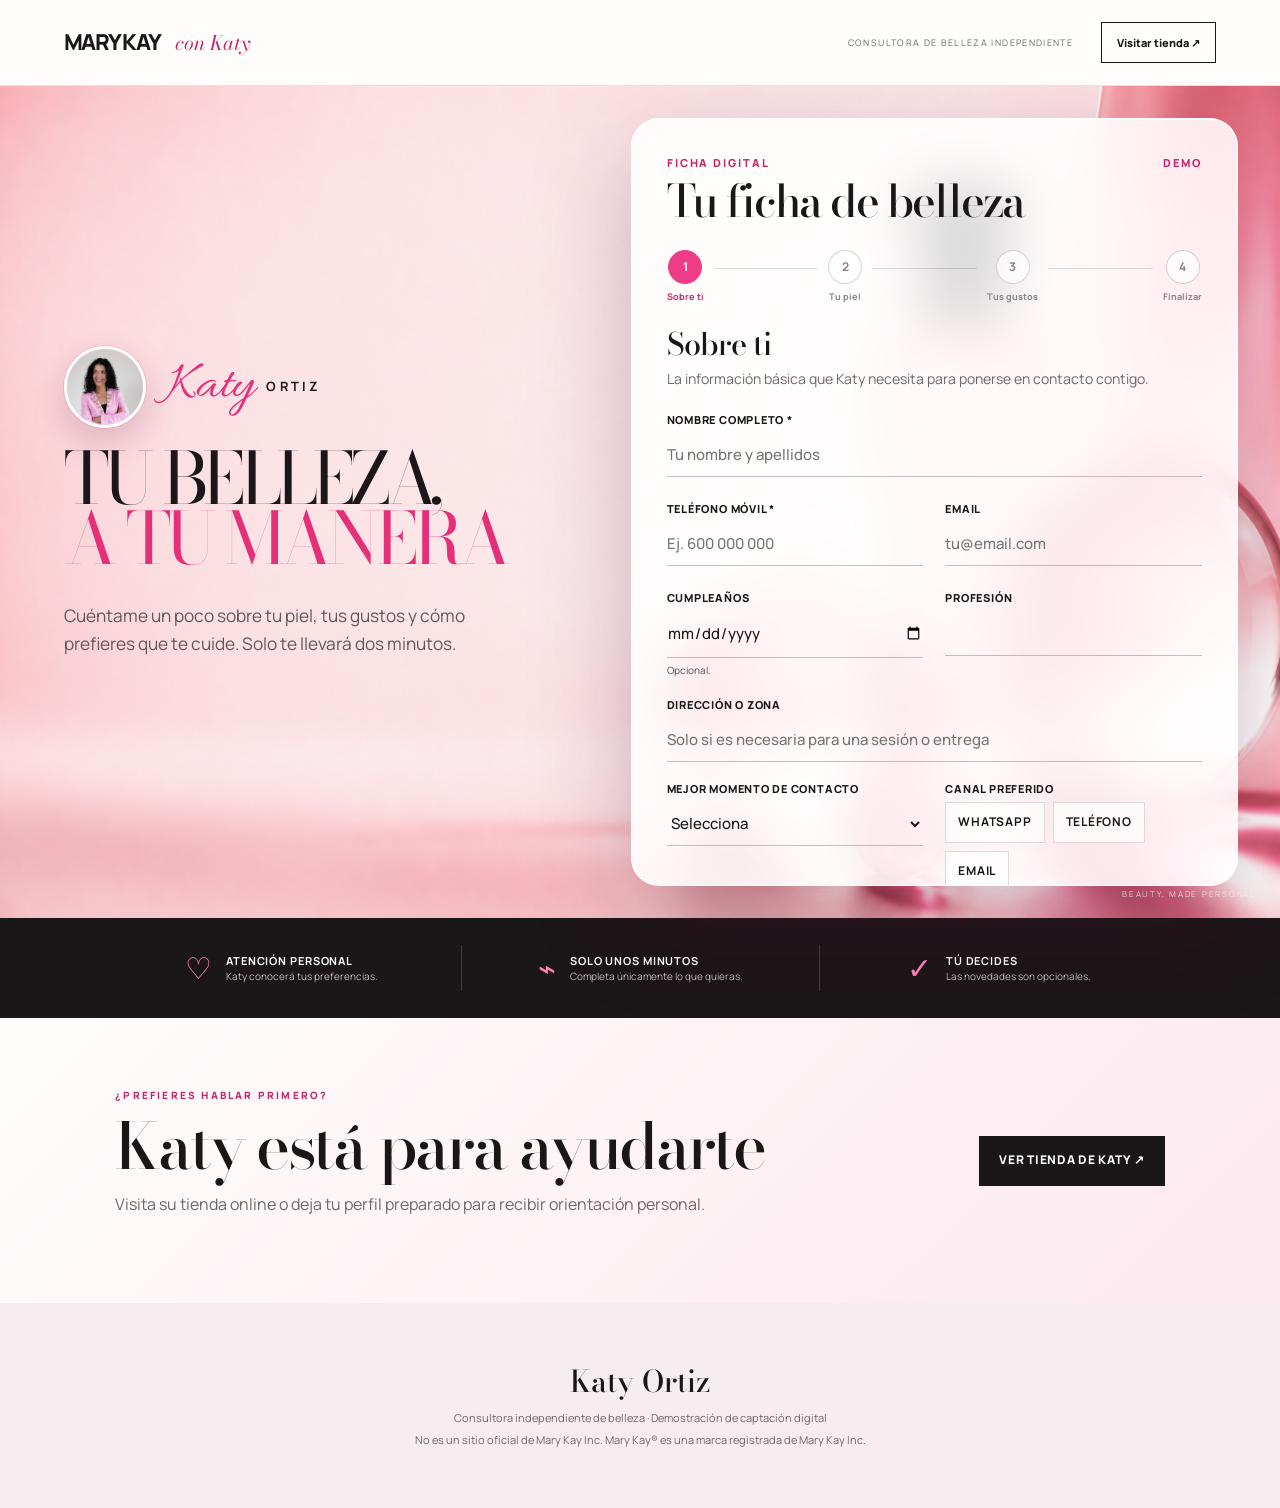
<file: index.html>
<!doctype html>
<html lang="es">
<head>
  <meta charset="utf-8"><meta name="viewport" content="width=device-width,initial-scale=1">
  <meta name="description" content="Perfil de belleza de Katy Ortiz, consultora independiente.">
  <meta name="theme-color" content="#d81b60"><title>Tu perfil de belleza | Katy Ortiz</title><link rel="icon" href="data:image/svg+xml,%3Csvg xmlns='http://www.w3.org/2000/svg' viewBox='0 0 64 64'%3E%3Ccircle cx='32' cy='32' r='32' fill='%23d81b60'/%3E%3Ctext x='32' y='43' text-anchor='middle' font-family='serif' font-style='italic' font-size='36' fill='white'%3EK%3C/text%3E%3C/svg%3E">
  <link rel="stylesheet" href="styles.css"><script src="app.js" defer></script>
</head>
<body>
  <a class="skip" href="#captacion">Saltar al formulario</a>
  <header><a class="brand" href="#inicio"><strong>MARY KAY</strong><span>con Katy</span></a><small>Consultora de Belleza Independiente</small><a class="store" href="https://www.marykay.es/katyortiz" target="_blank" rel="noopener">Visitar tienda ↗</a></header>
  <main id="inicio">
    <section class="hero"><div class="hero-copy"><div class="katy-identity"><img src="assets/katy-avatar.jpg" alt="Katy Ortiz, consultora de belleza"><p><span>Katy</span><strong>ORTIZ</strong></p></div><h1><span>TU BELLEZA,</span><em>A TU MANERA</em></h1><p class="lead">Cuéntame un poco sobre tu piel, tus gustos y cómo prefieres que te cuide. Solo te llevará dos minutos.</p><a class="btn primary" href="#captacion">Completar mi ficha →</a></div></section>
    <section class="benefits" aria-label="Ventajas"><article><b>♡</b><span><strong>Atención personal</strong><small>Katy conocerá tus preferencias.</small></span></article><article><b>⌁</b><span><strong>Solo unos minutos</strong><small>Completa únicamente lo que quieras.</small></span></article><article><b>✓</b><span><strong>Tú decides</strong><small>Las novedades son opcionales.</small></span></article></section>
    <section class="capture" id="captacion"><div class="heading"><p class="eyebrow">Empezamos</p><h2>Cuéntanos un poco sobre ti</h2><p>Los campos con * son necesarios para que Katy pueda responderte.</p></div>
      <form id="beauty-form" novalidate>
        <input type="hidden" name="form_version" value="2026-08-live-1"><input type="hidden" name="legal_version" value="2026-08-18-v1"><input type="hidden" name="website" value="">
        <div class="form-topline"><span>FICHA DIGITAL</span><span>DEMO</span></div><h2 class="form-title">Tu ficha de belleza</h2>
        <nav class="steps" aria-label="Progreso"><button type="button" class="step active" data-go="1" aria-current="step"><b>1</b><small>Sobre ti</small></button><i></i><button type="button" class="step" data-go="2"><b>2</b><small>Tu piel</small></button><i></i><button type="button" class="step" data-go="3"><b>3</b><small>Tus gustos</small></button><i></i><button type="button" class="step" data-go="4"><b>4</b><small>Finalizar</small></button></nav>
        <div id="status" role="status" aria-live="polite"></div>

        <fieldset class="panel active" data-panel="1"><legend>Sobre ti</legend><p>La información básica que Katy necesita para ponerse en contacto contigo.</p><div class="grid">
          <label class="field wide"><span>Nombre completo *</span><input name="full_name" autocomplete="name" required maxlength="120" placeholder="Tu nombre y apellidos"><small class="error"></small></label>
          <label class="field"><span>Teléfono móvil *</span><input name="phone_mobile" autocomplete="tel" inputmode="tel" required maxlength="24" placeholder="Ej. 600 000 000"><small class="error"></small></label>
          <label class="field"><span>Email</span><input name="email" autocomplete="email" type="email" maxlength="160" placeholder="tu@email.com"><small class="error"></small></label>
          <label class="field"><span>Cumpleaños</span><input name="birthday" type="date"><small>Opcional.</small></label><label class="field"><span>Profesión</span><input name="profession" maxlength="100"></label>
          <label class="field wide"><span>Dirección o zona</span><input name="address" maxlength="220" placeholder="Solo si es necesaria para una sesión o entrega"></label>
          <label class="field"><span>Mejor momento de contacto</span><select name="best_contact_time"><option value="">Selecciona</option><option>Mañana</option><option>Mediodía</option><option>Tarde</option><option>Noche</option></select></label>
          <div class="field"><span>Canal preferido</span><div class="choices inline"><label><input type="checkbox" name="preferred_contact_channels" value="WhatsApp"><span>WhatsApp</span></label><label><input type="checkbox" name="preferred_contact_channels" value="Teléfono"><span>Teléfono</span></label><label><input type="checkbox" name="preferred_contact_channels" value="Email"><span>Email</span></label></div></div>
          <label class="field wide"><span>Algo importante que quieras contarle</span><textarea name="important_facts" rows="3" maxlength="600" placeholder="Preferencias o una ocasión especial. No incluyas información médica sensible."></textarea></label>
        </div></fieldset>

        <fieldset class="panel" data-panel="2" hidden><legend>Tu piel</legend><p>No es un diagnóstico. Estas respuestas ayudan a Katy a preparar una conversación inicial.</p>
          <section class="question"><h3>Tu rango de edad</h3><div class="choices inline"><label><input type="radio" name="age_range" value="16-25"><span>16–25</span></label><label><input type="radio" name="age_range" value="26-35"><span>26–35</span></label><label><input type="radio" name="age_range" value="36-50"><span>36–50</span></label><label><input type="radio" name="age_range" value="50+"><span>50+</span></label><label><input type="radio" name="age_range" value="Prefiero no decirlo"><span>Prefiero no decirlo</span></label></div></section>
          <section class="question"><h3>Sin hidratante, ¿cómo suele sentirse tu piel?</h3><div class="choices"><label><input type="radio" name="skin_feel" value="Seca o tirante"><span>Seca o tirante</span></label><label><input type="radio" name="skin_feel" value="Ni seca ni grasa"><span>Ni seca ni grasa</span></label><label><input type="radio" name="skin_feel" value="Grasa"><span>Grasa</span></label><label><input type="radio" name="skin_feel" value="Grasa en la zona T"><span>Grasa en zona T</span></label><label><input type="radio" name="skin_feel" value="Exceso de grasa"><span>Exceso de grasa</span></label></div></section>
          <section class="question"><h3>Necesidades básicas</h3><div class="choices"><label><input type="checkbox" name="basic_skincare_needs" value="Limpieza"><span>Limpieza</span></label><label><input type="checkbox" name="basic_skincare_needs" value="Hidratación"><span>Hidratación</span></label><label><input type="checkbox" name="basic_skincare_needs" value="Protección solar"><span>Protección solar</span></label><label><input type="checkbox" name="basic_skincare_needs" value="Rutina completa"><span>Rutina completa</span></label></div></section>
          <section class="question"><h3>Otras preocupaciones</h3><div class="choices"><label><input type="checkbox" name="skin_concerns" value="Textura"><span>Textura</span></label><label><input type="checkbox" name="skin_concerns" value="Poros visibles"><span>Poros visibles</span></label><label><input type="checkbox" name="skin_concerns" value="Brillos"><span>Brillos</span></label><label><input type="checkbox" name="skin_concerns" value="Tono apagado"><span>Tono apagado</span></label><label><input type="checkbox" name="skin_concerns" value="Líneas de expresión"><span>Líneas de expresión</span></label><label><input type="checkbox" name="skin_concerns" value="Firmeza"><span>Firmeza</span></label></div></section>
          <div class="grid"><label class="field"><span>Área de los ojos</span><textarea name="eye_concerns" rows="2" maxlength="240"></textarea></label><label class="field"><span>Área de los labios</span><textarea name="lip_concerns" rows="2" maxlength="240"></textarea></label><label class="field wide"><span>¿Qué incluye tu rutina actual?</span><textarea name="current_skincare_routine" rows="3" maxlength="500"></textarea></label></div>
        </fieldset>

        <fieldset class="panel" data-panel="3" hidden><legend>Tus gustos</legend><p>Productos, acabados y experiencias que te interesan.</p>
          <section class="question"><h3>¿Sobre qué te gustaría saber más?</h3><div class="choices"><label><input type="checkbox" name="interests" value="Cuidado facial"><span>Cuidado facial</span></label><label><input type="checkbox" name="interests" value="Maquillaje"><span>Maquillaje</span></label><label><input type="checkbox" name="interests" value="Cuidado corporal"><span>Cuidado corporal</span></label><label><input type="checkbox" name="interests" value="Fragancias"><span>Fragancias</span></label><label><input type="checkbox" name="interests" value="Sesión de belleza"><span>Sesión de belleza</span></label><label><input type="checkbox" name="interests" value="Oportunidad de equipo"><span>Conocer el equipo de Katy</span></label></div></section>
          <div class="grid"><label class="field"><span>Acabado de base preferido</span><select name="foundation_coverage"><option value="">Selecciona</option><option>Mate</option><option>Natural</option><option>Luminoso</option><option>Quiero asesoramiento</option></select></label><label class="field"><span>Tipo de base que usas</span><input name="foundation_type" maxlength="100" placeholder="Líquida, polvo, crema..."></label></div>
          <section class="question"><h3>¿Qué look te gustaría probar?</h3><div class="choices"><label><input type="checkbox" name="desired_new_looks" value="Labios rojos"><span>Labios rojos</span></label><label><input type="checkbox" name="desired_new_looks" value="Oficina chic"><span>Oficina chic</span></label><label><input type="checkbox" name="desired_new_looks" value="Natural"><span>Natural</span></label><label><input type="checkbox" name="desired_new_looks" value="Boda u ocasión especial"><span>Boda u ocasión especial</span></label></div></section>
          <div class="grid"><label class="field wide"><span>Productos probados</span><textarea name="products_tried" rows="2" maxlength="600"></textarea></label><label class="field"><span>Productos que te gustaría llevar</span><textarea name="products_take_home" rows="3" maxlength="600"></textarea></label><label class="field"><span>Lista de deseos</span><textarea name="wishlist" rows="3" maxlength="600"></textarea></label></div>
          <details><summary>Compartir mi lista de deseos (opcional)</summary><p>Añade a alguien únicamente si tienes su permiso.</p><div id="wishlist-contacts"></div><button class="btn ghost add" type="button" data-kind="wishlist" data-max="2">+ Añadir persona</button></details>
          <details><summary>Invitar a una sesión (opcional)</summary><p>Añade a alguien únicamente si tienes su permiso. Máximo 5.</p><div id="referrals"></div><button class="btn ghost add" type="button" data-kind="referral" data-max="5">+ Añadir persona</button></details>
        </fieldset>

        <fieldset class="panel" data-panel="4" hidden><legend>Finalizar</legend><p>Revisa cómo quieres que Katy utilice tus datos.</p>
          <div class="summary"><b>✦</b><span><strong>Tu perfil está casi listo</strong><small>Katy recibirá tus preferencias para atenderte de forma personalizada.</small></span></div>
          <label class="consent"><input type="checkbox" name="privacy_acknowledged" required><span><strong>He leído y acepto la información sobre protección de datos. *</strong><small>Responsable: Katy Ortiz, Consultora de Belleza Independiente Mary Kay. Finalidad: gestionar tus datos de contacto y tu relación como clienta, atender tus consultas y solicitudes, realizar el seguimiento de productos, servicios o sesiones y mantener actualizada la información necesaria para una atención personalizada. La legitimación será la relación precontractual o contractual cuando corresponda y, cuando sea necesario, tu consentimiento. Puedes ejercer tus derechos de acceso, rectificación, supresión, oposición, limitación y portabilidad cuando correspondan, y retirar tu consentimiento contactando con Katy Ortiz a través de los medios de contacto de su tienda online. También puedes reclamar ante la Agencia Española de Protección de Datos.</small></span></label>
          <div class="marketing"><h3>¿Quieres recibir novedades?</h3><p>Es opcional y puedes cambiar de opinión cuando quieras.</p><label class="consent"><input type="checkbox" name="consent_whatsapp"><span>Acepto novedades y promociones por WhatsApp.</span></label><label class="consent"><input type="checkbox" name="consent_email"><span>Acepto novedades y promociones por email.</span></label></div>
          <label class="consent third"><input type="checkbox" name="third_party_permission"><span>Si he añadido a otras personas, confirmo que tengo su permiso.</span></label>
          <div class="legal"><strong>Información básica sobre protección de datos:</strong> No se comunicarán tus datos a terceros salvo obligación legal o cuando resulte necesario para prestar los servicios solicitados. Se conservarán durante el tiempo necesario para mantener la relación y durante los plazos legalmente exigibles. Los tratamientos basados exclusivamente en tu consentimiento se mantendrán hasta que lo retires. Puedes consultar información adicional en la tienda online de Katy Ortiz. Esta web pertenece a una Consultora de Belleza Independiente y no es un canal oficial de Mary Kay.</div>
        </fieldset>
        <div class="actions"><button type="button" class="btn ghost" id="demo-fill">✦ Rellenar datos demo</button><button type="button" class="btn secondary" id="prev" hidden>← Anterior</button><button type="button" class="btn primary" id="next">Continuar →</button><button type="submit" class="btn primary" id="submit" hidden>Enviar mi perfil ♡</button></div>
      </form>
    </section>
    <section class="cta"><div><p class="eyebrow">¿Prefieres hablar primero?</p><h2>Katy está para ayudarte</h2><p>Visita su tienda online o deja tu perfil preparado para recibir orientación personal.</p></div><a class="btn dark" href="https://www.marykay.es/katyortiz" target="_blank" rel="noopener">Ver tienda de Katy ↗</a></section>
  </main>
  <footer><strong>Katy Ortiz</strong><p>Consultora independiente de belleza · Demostración de captación digital</p><p>No es un sitio oficial de Mary Kay Inc. Mary Kay® es una marca registrada de Mary Kay Inc.</p></footer>
  <dialog id="success"><div>✓</div><h2>¡Gracias, <span id="first-name"></span>!</h2><p id="result-message">Tu perfil se ha preparado correctamente.</p><p id="demo-note">Modo demostración: no se enviaron datos a sistemas externos.</p><button class="btn primary" type="button" id="close">Cerrar</button></dialog>
  <template id="referral-template"><div class="row"><label class="field"><span>Nombre</span><input data-name="name" maxlength="120"></label><label class="field"><span>Teléfono</span><input data-name="phone" maxlength="24"></label><button type="button" class="remove" aria-label="Eliminar">×</button></div></template>
  <template id="wishlist-template"><div class="row three"><label class="field"><span>Nombre</span><input data-name="name" maxlength="120"></label><label class="field"><span>Relación</span><input data-name="relationship" maxlength="80"></label><label class="field"><span>Contacto</span><input data-name="contact" maxlength="160"></label><button type="button" class="remove" aria-label="Eliminar">×</button></div></template>
</body></html>
</file>
<file: styles.css>
@import url('https://fonts.googleapis.com/css2?family=Allura&family=Bodoni+Moda:opsz,wght@6..96,400;6..96,500&family=Manrope:wght@400;500;600;700;800&display=swap');

:root {
  --ink: #1b1618;
  --paper: #fffdfc;
  --pink: #ef3c86;
  --pink-dark: #c62567;
  --blush: #f9e6ed;
  --line: #eadfe3;
  --muted: #71666a;
  --green: #2d7a59;
  --glass: rgba(255, 255, 255, .86);
}

* { box-sizing: border-box; }
[hidden] { display: none !important; }
html { scroll-behavior: smooth; }
body { margin: 0; background: var(--paper); color: var(--ink); font: 400 16px/1.55 'Manrope', sans-serif; }
button, input, select, textarea { font: inherit; }
a { color: inherit; }
.skip { position: fixed; top: -5rem; left: 1rem; z-index: 50; padding: .8rem 1rem; background: white; }
.skip:focus { top: 1rem; }

header {
  height: 86px;
  padding: 0 clamp(22px, 5vw, 76px);
  display: flex;
  align-items: center;
  justify-content: space-between;
  gap: 28px;
  border-bottom: 1px solid var(--line);
  background: rgba(255, 253, 252, .92);
  backdrop-filter: blur(14px);
  position: relative;
  z-index: 10;
}
.brand { display: flex; align-items: baseline; gap: 14px; text-decoration: none; }
.brand strong { font-size: 22px; font-weight: 800; letter-spacing: -.07em; }
.brand span { color: var(--pink-dark); font-family: 'Bodoni Moda', serif; font-size: 20px; font-style: italic; }
header > small { margin-left: auto; color: var(--muted); font-size: 9px; letter-spacing: .15em; text-transform: uppercase; }
.store { border: 1px solid var(--ink); padding: 11px 15px; color: var(--ink); font-size: 11px; font-weight: 800; text-decoration: none; }

main {
  display: grid;
  grid-template-columns: minmax(0, .92fr) minmax(560px, 1.08fr);
  grid-template-areas:
    'hero capture'
    'benefits benefits'
    'cta cta';
}
.hero, .capture {
  min-height: calc(100svh - 86px);
  background-color: #f5c9d8;
  background-image: url('assets/hero-clean-v2.png');
  background-repeat: no-repeat;
  background-size: 200% 100%;
}
.hero { grid-area: hero; background-position: left center; display: flex; align-items: center; padding: clamp(54px, 7vh, 88px) clamp(34px, 5vw, 82px); position: relative; overflow: hidden; }
.capture { grid-area: capture; background-position: right center; display: grid; place-items: center; padding: 32px clamp(24px, 3.3vw, 58px); position: relative; }
.capture::after { content: 'BEAUTY, MADE PERSONAL'; position: absolute; right: 24px; bottom: 18px; color: white; font-size: 8px; letter-spacing: .22em; }
.hero-copy { width: 100%; position: relative; z-index: 1; }
.katy-identity { display: flex; align-items: center; gap: clamp(16px, 1.6vw, 24px); margin-bottom: clamp(20px, 2.2vh, 30px); }
.katy-identity img { width: clamp(78px, 6.4vw, 108px); height: clamp(78px, 6.4vw, 108px); object-fit: cover; border: 3px solid rgba(255, 255, 255, .94); border-radius: 50%; box-shadow: 0 14px 34px rgba(111, 26, 61, .2), 0 0 0 1px rgba(198, 37, 103, .13); }
.katy-identity p { display: flex; align-items: center; gap: 12px; margin: 0; white-space: nowrap; }
.katy-identity span { color: #e52f79; font-family: 'Allura', cursive; font-size: clamp(48px, 4.2vw, 70px); line-height: .8; }
.katy-identity strong { font-size: clamp(12px, 1vw, 15px); letter-spacing: .25em; }
.hero h1 { display: flex; flex-direction: column; margin: 0 0 34px; font: 400 clamp(56px, 5.6vw, 101px)/.84 'Bodoni Moda', serif; letter-spacing: -.065em; white-space: nowrap; }
.hero h1 span, .hero h1 em { display: block; font-style: normal; }
.hero h1 em { color: #e52f79; }
.lead { max-width: 610px; margin: 0; color: #62575b; font-size: clamp(16px, 1.35vw, 21px); line-height: 1.62; }

.btn { min-height: 50px; padding: 15px 20px; border: 0; display: inline-flex; align-items: center; justify-content: center; gap: 24px; font-size: 12px; font-weight: 800; letter-spacing: .06em; text-decoration: none; text-transform: uppercase; cursor: pointer; transition: .2s ease; }
.btn:hover { transform: translateY(-2px); }
.hero .btn { display: none; margin-top: 34px; }
.primary { background: var(--ink); color: white; }
.primary:hover { background: var(--pink-dark); }
.secondary { border: 1px solid rgba(78, 47, 59, .18); background: rgba(255, 255, 255, .7); color: var(--ink); }
.ghost { min-height: 42px; border: 1px dashed rgba(198, 37, 103, .45); background: rgba(255, 255, 255, .72); color: var(--pink-dark); }
.dark { background: var(--ink); color: white; }

.heading { display: none; }
form {
  width: min(720px, 100%);
  max-height: calc(100svh - 132px);
  overflow: auto;
  padding: clamp(30px, 2.7vw, 46px);
  border: 1px solid rgba(255, 255, 255, .96);
  border-radius: 28px;
  background: var(--glass);
  box-shadow: 0 34px 100px rgba(83, 13, 46, .28), inset 0 1px 0 rgba(255, 255, 255, .98);
  backdrop-filter: blur(26px) saturate(125%);
  scrollbar-width: thin;
  scrollbar-color: rgba(198, 37, 103, .38) transparent;
  position: relative;
  z-index: 2;
}
.form-topline { display: flex; justify-content: space-between; color: var(--pink-dark); font-size: 11px; font-weight: 800; letter-spacing: .18em; }
.form-title { margin: 10px 0 0; font: 500 clamp(42px, 3.5vw, 56px)/.92 'Bodoni Moda', serif; letter-spacing: -.04em; }
.steps { display: grid; grid-template-columns: auto 1fr auto 1fr auto 1fr auto; align-items: center; margin: 28px 0 25px; }
.steps > i { height: 1px; margin: -17px 10px 0; background: rgba(80, 47, 60, .17); }
.step { padding: 0; border: 0; display: grid; place-items: center; gap: 6px; background: transparent; color: #8d7f84; font-size: 11px; font-weight: 700; cursor: pointer; }
.step b { width: 34px; height: 34px; border: 1px solid rgba(80, 47, 60, .22); border-radius: 50%; display: grid; place-items: center; background: rgba(255, 255, 255, .75); font-size: 12px; }
.step.active, .step.done { color: var(--pink-dark); }
.step.active b { border-color: var(--pink); background: var(--pink); color: white; }
.step.done b { border-color: rgba(239, 60, 134, .55); background: var(--blush); }

.panel { margin: 0; padding: 0; border: 0; }
.panel legend { width: 100%; padding: 0; font: 500 clamp(29px, 2.4vw, 40px)/1 'Bodoni Moda', serif; letter-spacing: -.03em; }
.panel > p { margin: 8px 0 22px; color: var(--muted); font-size: 14px; line-height: 1.5; }
.grid { display: grid; grid-template-columns: repeat(2, minmax(0, 1fr)); gap: 18px 22px; }
.wide { grid-column: 1 / -1; }
.field { display: flex; flex-direction: column; gap: 5px; color: var(--ink); font-size: 11px; font-weight: 800; letter-spacing: .07em; text-transform: uppercase; }
.field input, .field select, .field textarea { width: 100%; padding: 10px 0; border: 0; border-bottom: 1px solid rgba(78, 47, 59, .3); border-radius: 0; background: transparent; color: var(--ink); font-size: 15px; font-weight: 500; letter-spacing: 0; text-transform: none; outline: 0; }
.field textarea { min-height: 66px; resize: vertical; }
.field input:focus, .field select:focus, .field textarea:focus { border-color: var(--pink); box-shadow: 0 1px 0 var(--pink); }
.field small { color: var(--muted); font-size: 10px; font-weight: 500; letter-spacing: 0; text-transform: none; }
.field .error { color: #a91e3c; }
.field.invalid input { border-color: #a91e3c; }
.question { margin-top: 18px; padding-top: 18px; border-top: 1px solid rgba(78, 47, 59, .12); }
.question h3 { margin: 0 0 10px; font-size: 11px; font-weight: 800; letter-spacing: .09em; text-transform: uppercase; }
.choices { display: grid; grid-template-columns: repeat(3, minmax(0, 1fr)); gap: 8px; }
.choices.inline { display: flex; flex-wrap: wrap; }
.choices label { cursor: pointer; }
.choices input { position: absolute; width: 1px; height: 1px; opacity: 0; pointer-events: none; }
.choices span { min-height: 44px; padding: 10px 12px; border: 1px solid rgba(78, 47, 59, .17); display: grid; place-items: center; background: rgba(255, 255, 255, .68); font-size: 12px; font-weight: 700; text-align: center; }
.choices.inline span { min-height: 40px; }
.choices input:checked + span { border-color: var(--ink); background: var(--ink); color: white; }
.choices input:focus-visible + span, input:focus-visible, select:focus-visible, textarea:focus-visible, button:focus-visible, summary:focus-visible { outline: 3px solid rgba(239, 60, 134, .28); outline-offset: 2px; }

details { margin-top: 14px; padding: 14px; border: 1px solid rgba(78, 47, 59, .16); background: rgba(255, 255, 255, .45); }
summary { color: var(--ink); font-size: 12px; font-weight: 800; cursor: pointer; }
details > p { color: var(--muted); font-size: 11px; }
.row { padding: 14px 0; border-top: 1px solid var(--line); display: grid; grid-template-columns: 1fr 1fr auto; gap: 10px; align-items: end; }
.row.three { grid-template-columns: 1fr 1fr 1fr auto; }
.remove { width: 42px; height: 42px; border: 0; background: var(--blush); color: var(--pink-dark); font-size: 1.4rem; cursor: pointer; }
.summary { display: flex; gap: 12px; padding: 16px; margin-bottom: 16px; background: rgba(249, 230, 237, .74); }
.summary > b { color: var(--pink); font-size: 24px; }
.summary span { display: grid; }
.summary small { color: var(--muted); }
.consent { display: flex; align-items: flex-start; gap: 10px; margin: 9px 0; padding: 13px; border: 1px solid rgba(78, 47, 59, .16); background: rgba(255, 255, 255, .58); cursor: pointer; }
.consent input { width: 18px; height: 18px; margin: 0; flex: none; accent-color: var(--pink); }
.consent span { font-size: 12px; }
.consent small { display: block; margin-top: 4px; color: var(--muted); font-size: 10px; }
.marketing { padding: 14px; border: 1px solid rgba(78, 47, 59, .16); }
.marketing h3 { margin: 0; font: 500 24px 'Bodoni Moda', serif; }
.marketing > p { margin: 4px 0 10px; color: var(--muted); font-size: 11px; }
.marketing .consent { margin: 0; padding: 7px 0; border: 0; background: transparent; }
.third { display: none; }
.third.show { display: flex; }
.legal { margin-top: 14px; padding: 13px; background: rgba(250, 247, 248, .78); color: var(--muted); font-size: 10px; }
.actions { display: flex; justify-content: flex-end; align-items: center; gap: 12px; margin-top: 25px; padding-top: 18px; border-top: 1px solid rgba(78, 47, 59, .14); }
.actions .btn:last-child { margin-left: auto; }
#status { display: none; margin-bottom: 14px; padding: 12px; border-left: 3px solid #a91e3c; background: #fff0f3; color: #8f1d39; font-size: 12px; }
#status.show { display: block; }
.loading { opacity: .6; pointer-events: none; }

.benefits { grid-area: benefits; display: grid; grid-template-columns: repeat(3, 1fr); padding: 27px clamp(24px, 8vw, 120px); background: var(--ink); color: white; }
.benefits article { display: flex; align-items: center; justify-content: center; gap: 14px; }
.benefits article + article { border-left: 1px solid #453a3f; }
.benefits b { color: #ff83b3; font: 400 30px 'Bodoni Moda', serif; }
.benefits span { display: flex; flex-direction: column; }
.benefits strong { font-size: 11px; letter-spacing: .08em; text-transform: uppercase; }
.benefits small { color: #c7b9bf; font-size: 10px; }
.cta { grid-area: cta; padding: 70px clamp(24px, 9vw, 140px); display: flex; align-items: center; justify-content: space-between; gap: 40px; background: linear-gradient(135deg, #fffdfc, #fce8ef); }
.eyebrow { margin: 0; color: var(--pink-dark); font-size: 10px; font-weight: 800; letter-spacing: .22em; text-transform: uppercase; }
.cta h2 { margin: 12px 0 10px; font: 500 clamp(44px, 5vw, 72px)/.95 'Bodoni Moda', serif; letter-spacing: -.04em; }
.cta p:last-child { max-width: 600px; color: var(--muted); }
footer { padding: 55px clamp(24px, 8vw, 120px); background: #f5edef; color: var(--muted); font-size: 11px; text-align: center; }
footer strong { color: var(--ink); font: 500 30px 'Bodoni Moda', serif; }
footer p { margin: 5px auto; max-width: 850px; }
dialog { width: min(480px, calc(100% - 28px)); padding: 42px; border: 0; text-align: center; box-shadow: 0 24px 90px rgba(30, 8, 17, .3); }
dialog::backdrop { background: rgba(35, 15, 23, .65); backdrop-filter: blur(5px); }
dialog > div { width: 64px; height: 64px; margin: auto; border-radius: 50%; display: grid; place-items: center; background: #e8f5ef; color: var(--green); font-size: 28px; }
dialog h2 { margin-bottom: 8px; font: 500 36px 'Bodoni Moda', serif; }
#demo-note { padding: 10px; background: #fff6dc; color: #765d17; font-size: 11px; }

@media (max-width: 1180px) {
  main { grid-template-columns: minmax(0, .8fr) minmax(540px, 1.2fr); }
  .capture { padding-inline: 24px; }
  .row.three { grid-template-columns: 1fr 1fr; }
}

@media (max-width: 980px) {
  header > small { display: none; }
  main { display: flex; flex-direction: column; }
  .hero { order: 1; }
  .capture { order: 2; }
  .benefits { order: 3; }
  .cta { order: 4; }
  .hero, .capture { min-height: auto; background-size: auto 200%; }
  .hero { min-height: 58svh; padding: 70px clamp(24px, 8vw, 70px); background-position: 62% top; }
  .hero::before { content: ''; position: absolute; inset: 86px 0 auto; height: 58svh; background: linear-gradient(180deg, rgba(255, 247, 249, .66), rgba(255, 247, 249, .28)); pointer-events: none; }
  .hero h1 { font-size: clamp(52px, 12.5vw, 92px); }
  .hero .btn { display: inline-flex; }
  .capture { padding: 40px 14px 72px; background-position: 62% bottom; }
  form { width: min(100%, 760px); max-height: none; overflow: visible; padding: 30px 24px; border-radius: 24px; background: rgba(255, 255, 255, .91); }
  .capture::after { right: 18px; bottom: 18px; }
  .benefits { grid-template-columns: 1fr; padding-block: 18px; }
  .benefits article { padding: 12px; }
  .benefits article + article { border-left: 0; border-top: 1px solid #453a3f; }
  .cta { align-items: flex-start; flex-direction: column; }
}

@media (max-width: 620px) {
  header { height: 72px; padding-inline: 18px; }
  .brand strong { font-size: 18px; }
  .brand span { display: none; }
  .store { padding: 9px 11px; font-size: 10px; }
  .hero { padding: 48px 20px 54px; }
  .katy-identity { gap: 14px; margin-bottom: 20px; }
  .katy-identity img { width: 76px; height: 76px; }
  .katy-identity span { font-size: 48px; }
  .katy-identity strong { font-size: 11px; letter-spacing: .18em; }
  .hero h1 { font-size: clamp(41px, 12.7vw, 61px); line-height: .88; }
  .lead { font-size: 15px; }
  .capture { padding: 22px 12px 56px; }
  form { padding: 25px 18px; }
  .form-title { font-size: 40px; }
  .step small { display: none; }
  .steps > i { margin-top: 0; }
  .grid, .choices { grid-template-columns: 1fr; }
  .wide { grid-column: auto; }
  .row, .row.three { grid-template-columns: 1fr; }
  .remove { justify-self: end; }
  .actions { position: sticky; bottom: 0; z-index: 4; margin-inline: -18px; padding: 14px 18px; background: rgba(255, 255, 255, .96); }
  .actions .btn { min-width: 0; flex: 1; padding-inline: 12px; font-size: 10px; }
  .cta { padding: 60px 24px; }
}

@media (prefers-reduced-motion: reduce) {
  html { scroll-behavior: auto; }
  * { transition: none !important; }
}
</file>
<file: landing-captacion/styles.css>
@import url('https://fonts.googleapis.com/css2?family=Allura&family=Bodoni+Moda:opsz,wght@6..96,400;6..96,500&family=Manrope:wght@400;500;600;700;800&display=swap');

:root {
  --ink: #1b1618;
  --paper: #fffdfc;
  --pink: #ef3c86;
  --pink-dark: #c62567;
  --blush: #f9e6ed;
  --line: #eadfe3;
  --muted: #71666a;
  --green: #2d7a59;
  --glass: rgba(255, 255, 255, .86);
}

* { box-sizing: border-box; }
[hidden] { display: none !important; }
html { scroll-behavior: smooth; }
body { margin: 0; background: var(--paper); color: var(--ink); font: 400 16px/1.55 'Manrope', sans-serif; }
button, input, select, textarea { font: inherit; }
a { color: inherit; }
.skip { position: fixed; top: -5rem; left: 1rem; z-index: 50; padding: .8rem 1rem; background: white; }
.skip:focus { top: 1rem; }

header {
  height: 86px;
  padding: 0 clamp(22px, 5vw, 76px);
  display: flex;
  align-items: center;
  justify-content: space-between;
  gap: 28px;
  border-bottom: 1px solid var(--line);
  background: rgba(255, 253, 252, .92);
  backdrop-filter: blur(14px);
  position: relative;
  z-index: 10;
}
.brand { display: flex; align-items: baseline; gap: 14px; text-decoration: none; }
.brand strong { font-size: 22px; font-weight: 800; letter-spacing: -.07em; }
.brand span { color: var(--pink-dark); font-family: 'Bodoni Moda', serif; font-size: 20px; font-style: italic; }
header > small { margin-left: auto; color: var(--muted); font-size: 9px; letter-spacing: .15em; text-transform: uppercase; }
.store { border: 1px solid var(--ink); padding: 11px 15px; color: var(--ink); font-size: 11px; font-weight: 800; text-decoration: none; }

main {
  display: grid;
  grid-template-columns: minmax(0, .92fr) minmax(560px, 1.08fr);
  grid-template-areas:
    'hero capture'
    'benefits benefits'
    'cta cta';
}
.hero, .capture {
  min-height: calc(100svh - 86px);
  background-color: #f5c9d8;
  background-image: url('assets/hero-clean-v2.png');
  background-repeat: no-repeat;
  background-size: 200% 100%;
}
.hero { grid-area: hero; background-position: left center; display: flex; align-items: center; padding: clamp(54px, 7vh, 88px) clamp(34px, 5vw, 82px); position: relative; overflow: hidden; }
.capture { grid-area: capture; background-position: right center; display: grid; place-items: center; padding: 32px clamp(24px, 3.3vw, 58px); position: relative; }
.capture::after { content: 'BEAUTY, MADE PERSONAL'; position: absolute; right: 24px; bottom: 18px; color: white; font-size: 8px; letter-spacing: .22em; }
.hero-copy { width: 100%; position: relative; z-index: 1; }
.katy-identity { display: flex; align-items: center; gap: clamp(16px, 1.6vw, 24px); margin-bottom: clamp(20px, 2.2vh, 30px); }
.katy-identity img { width: clamp(78px, 6.4vw, 108px); height: clamp(78px, 6.4vw, 108px); object-fit: cover; border: 3px solid rgba(255, 255, 255, .94); border-radius: 50%; box-shadow: 0 14px 34px rgba(111, 26, 61, .2), 0 0 0 1px rgba(198, 37, 103, .13); }
.katy-identity p { display: flex; align-items: center; gap: 12px; margin: 0; white-space: nowrap; }
.katy-identity span { color: #e52f79; font-family: 'Allura', cursive; font-size: clamp(48px, 4.2vw, 70px); line-height: .8; }
.katy-identity strong { font-size: clamp(12px, 1vw, 15px); letter-spacing: .25em; }
.hero h1 { display: flex; flex-direction: column; margin: 0 0 34px; font: 400 clamp(56px, 5.6vw, 101px)/.84 'Bodoni Moda', serif; letter-spacing: -.065em; white-space: nowrap; }
.hero h1 span, .hero h1 em { display: block; font-style: normal; }
.hero h1 em { color: #e52f79; }
.lead { max-width: 610px; margin: 0; color: #62575b; font-size: clamp(16px, 1.35vw, 21px); line-height: 1.62; }

.btn { min-height: 50px; padding: 15px 20px; border: 0; display: inline-flex; align-items: center; justify-content: center; gap: 24px; font-size: 12px; font-weight: 800; letter-spacing: .06em; text-decoration: none; text-transform: uppercase; cursor: pointer; transition: .2s ease; }
.btn:hover { transform: translateY(-2px); }
.hero .btn { display: none; margin-top: 34px; }
.primary { background: var(--ink); color: white; }
.primary:hover { background: var(--pink-dark); }
.secondary { border: 1px solid rgba(78, 47, 59, .18); background: rgba(255, 255, 255, .7); color: var(--ink); }
.ghost { min-height: 42px; border: 1px dashed rgba(198, 37, 103, .45); background: rgba(255, 255, 255, .72); color: var(--pink-dark); }
.dark { background: var(--ink); color: white; }

.heading { display: none; }
form {
  width: min(720px, 100%);
  max-height: calc(100svh - 132px);
  overflow: auto;
  padding: clamp(30px, 2.7vw, 46px);
  border: 1px solid rgba(255, 255, 255, .96);
  border-radius: 28px;
  background: var(--glass);
  box-shadow: 0 34px 100px rgba(83, 13, 46, .28), inset 0 1px 0 rgba(255, 255, 255, .98);
  backdrop-filter: blur(26px) saturate(125%);
  scrollbar-width: thin;
  scrollbar-color: rgba(198, 37, 103, .38) transparent;
  position: relative;
  z-index: 2;
}
.form-topline { display: flex; justify-content: space-between; color: var(--pink-dark); font-size: 11px; font-weight: 800; letter-spacing: .18em; }
.form-title { margin: 10px 0 0; font: 500 clamp(42px, 3.5vw, 56px)/.92 'Bodoni Moda', serif; letter-spacing: -.04em; }
.steps { display: grid; grid-template-columns: auto 1fr auto 1fr auto 1fr auto; align-items: center; margin: 28px 0 25px; }
.steps > i { height: 1px; margin: -17px 10px 0; background: rgba(80, 47, 60, .17); }
.step { padding: 0; border: 0; display: grid; place-items: center; gap: 6px; background: transparent; color: #8d7f84; font-size: 11px; font-weight: 700; cursor: pointer; }
.step b { width: 34px; height: 34px; border: 1px solid rgba(80, 47, 60, .22); border-radius: 50%; display: grid; place-items: center; background: rgba(255, 255, 255, .75); font-size: 12px; }
.step.active, .step.done { color: var(--pink-dark); }
.step.active b { border-color: var(--pink); background: var(--pink); color: white; }
.step.done b { border-color: rgba(239, 60, 134, .55); background: var(--blush); }

.panel { margin: 0; padding: 0; border: 0; }
.panel legend { width: 100%; padding: 0; font: 500 clamp(29px, 2.4vw, 40px)/1 'Bodoni Moda', serif; letter-spacing: -.03em; }
.panel > p { margin: 8px 0 22px; color: var(--muted); font-size: 14px; line-height: 1.5; }
.grid { display: grid; grid-template-columns: repeat(2, minmax(0, 1fr)); gap: 18px 22px; }
.wide { grid-column: 1 / -1; }
.field { display: flex; flex-direction: column; gap: 5px; color: var(--ink); font-size: 11px; font-weight: 800; letter-spacing: .07em; text-transform: uppercase; }
.field input, .field select, .field textarea { width: 100%; padding: 10px 0; border: 0; border-bottom: 1px solid rgba(78, 47, 59, .3); border-radius: 0; background: transparent; color: var(--ink); font-size: 15px; font-weight: 500; letter-spacing: 0; text-transform: none; outline: 0; }
.field textarea { min-height: 66px; resize: vertical; }
.field input:focus, .field select:focus, .field textarea:focus { border-color: var(--pink); box-shadow: 0 1px 0 var(--pink); }
.field small { color: var(--muted); font-size: 10px; font-weight: 500; letter-spacing: 0; text-transform: none; }
.field .error { color: #a91e3c; }
.field.invalid input { border-color: #a91e3c; }
.question { margin-top: 18px; padding-top: 18px; border-top: 1px solid rgba(78, 47, 59, .12); }
.question h3 { margin: 0 0 10px; font-size: 11px; font-weight: 800; letter-spacing: .09em; text-transform: uppercase; }
.choices { display: grid; grid-template-columns: repeat(3, minmax(0, 1fr)); gap: 8px; }
.choices.inline { display: flex; flex-wrap: wrap; }
.choices label { cursor: pointer; }
.choices input { position: absolute; width: 1px; height: 1px; opacity: 0; pointer-events: none; }
.choices span { min-height: 44px; padding: 10px 12px; border: 1px solid rgba(78, 47, 59, .17); display: grid; place-items: center; background: rgba(255, 255, 255, .68); font-size: 12px; font-weight: 700; text-align: center; }
.choices.inline span { min-height: 40px; }
.choices input:checked + span { border-color: var(--ink); background: var(--ink); color: white; }
.choices input:focus-visible + span, input:focus-visible, select:focus-visible, textarea:focus-visible, button:focus-visible, summary:focus-visible { outline: 3px solid rgba(239, 60, 134, .28); outline-offset: 2px; }

details { margin-top: 14px; padding: 14px; border: 1px solid rgba(78, 47, 59, .16); background: rgba(255, 255, 255, .45); }
summary { color: var(--ink); font-size: 12px; font-weight: 800; cursor: pointer; }
details > p { color: var(--muted); font-size: 11px; }
.row { padding: 14px 0; border-top: 1px solid var(--line); display: grid; grid-template-columns: 1fr 1fr auto; gap: 10px; align-items: end; }
.row.three { grid-template-columns: 1fr 1fr 1fr auto; }
.remove { width: 42px; height: 42px; border: 0; background: var(--blush); color: var(--pink-dark); font-size: 1.4rem; cursor: pointer; }
.summary { display: flex; gap: 12px; padding: 16px; margin-bottom: 16px; background: rgba(249, 230, 237, .74); }
.summary > b { color: var(--pink); font-size: 24px; }
.summary span { display: grid; }
.summary small { color: var(--muted); }
.consent { display: flex; align-items: flex-start; gap: 10px; margin: 9px 0; padding: 13px; border: 1px solid rgba(78, 47, 59, .16); background: rgba(255, 255, 255, .58); cursor: pointer; }
.consent input { width: 18px; height: 18px; margin: 0; flex: none; accent-color: var(--pink); }
.consent span { font-size: 12px; }
.consent small { display: block; margin-top: 4px; color: var(--muted); font-size: 10px; }
.marketing { padding: 14px; border: 1px solid rgba(78, 47, 59, .16); }
.marketing h3 { margin: 0; font: 500 24px 'Bodoni Moda', serif; }
.marketing > p { margin: 4px 0 10px; color: var(--muted); font-size: 11px; }
.marketing .consent { margin: 0; padding: 7px 0; border: 0; background: transparent; }
.third { display: none; }
.third.show { display: flex; }
.legal { margin-top: 14px; padding: 13px; background: rgba(250, 247, 248, .78); color: var(--muted); font-size: 10px; }
.actions { display: flex; justify-content: flex-end; align-items: center; gap: 12px; margin-top: 25px; padding-top: 18px; border-top: 1px solid rgba(78, 47, 59, .14); }
.actions .btn:last-child { margin-left: auto; }
#status { display: none; margin-bottom: 14px; padding: 12px; border-left: 3px solid #a91e3c; background: #fff0f3; color: #8f1d39; font-size: 12px; }
#status.show { display: block; }
.loading { opacity: .6; pointer-events: none; }

.benefits { grid-area: benefits; display: grid; grid-template-columns: repeat(3, 1fr); padding: 27px clamp(24px, 8vw, 120px); background: var(--ink); color: white; }
.benefits article { display: flex; align-items: center; justify-content: center; gap: 14px; }
.benefits article + article { border-left: 1px solid #453a3f; }
.benefits b { color: #ff83b3; font: 400 30px 'Bodoni Moda', serif; }
.benefits span { display: flex; flex-direction: column; }
.benefits strong { font-size: 11px; letter-spacing: .08em; text-transform: uppercase; }
.benefits small { color: #c7b9bf; font-size: 10px; }
.cta { grid-area: cta; padding: 70px clamp(24px, 9vw, 140px); display: flex; align-items: center; justify-content: space-between; gap: 40px; background: linear-gradient(135deg, #fffdfc, #fce8ef); }
.eyebrow { margin: 0; color: var(--pink-dark); font-size: 10px; font-weight: 800; letter-spacing: .22em; text-transform: uppercase; }
.cta h2 { margin: 12px 0 10px; font: 500 clamp(44px, 5vw, 72px)/.95 'Bodoni Moda', serif; letter-spacing: -.04em; }
.cta p:last-child { max-width: 600px; color: var(--muted); }
footer { padding: 55px clamp(24px, 8vw, 120px); background: #f5edef; color: var(--muted); font-size: 11px; text-align: center; }
footer strong { color: var(--ink); font: 500 30px 'Bodoni Moda', serif; }
footer p { margin: 5px auto; max-width: 850px; }
dialog { width: min(480px, calc(100% - 28px)); padding: 42px; border: 0; text-align: center; box-shadow: 0 24px 90px rgba(30, 8, 17, .3); }
dialog::backdrop { background: rgba(35, 15, 23, .65); backdrop-filter: blur(5px); }
dialog > div { width: 64px; height: 64px; margin: auto; border-radius: 50%; display: grid; place-items: center; background: #e8f5ef; color: var(--green); font-size: 28px; }
dialog h2 { margin-bottom: 8px; font: 500 36px 'Bodoni Moda', serif; }
#demo-note { padding: 10px; background: #fff6dc; color: #765d17; font-size: 11px; }

@media (max-width: 1180px) {
  main { grid-template-columns: minmax(0, .8fr) minmax(540px, 1.2fr); }
  .capture { padding-inline: 24px; }
  .row.three { grid-template-columns: 1fr 1fr; }
}

@media (max-width: 980px) {
  header > small { display: none; }
  main { display: flex; flex-direction: column; }
  .hero { order: 1; }
  .capture { order: 2; }
  .benefits { order: 3; }
  .cta { order: 4; }
  .hero, .capture { min-height: auto; background-size: auto 200%; }
  .hero { min-height: 58svh; padding: 70px clamp(24px, 8vw, 70px); background-position: 62% top; }
  .hero::before { content: ''; position: absolute; inset: 86px 0 auto; height: 58svh; background: linear-gradient(180deg, rgba(255, 247, 249, .66), rgba(255, 247, 249, .28)); pointer-events: none; }
  .hero h1 { font-size: clamp(52px, 12.5vw, 92px); }
  .hero .btn { display: inline-flex; }
  .capture { padding: 40px 14px 72px; background-position: 62% bottom; }
  form { width: min(100%, 760px); max-height: none; overflow: visible; padding: 30px 24px; border-radius: 24px; background: rgba(255, 255, 255, .91); }
  .capture::after { right: 18px; bottom: 18px; }
  .benefits { grid-template-columns: 1fr; padding-block: 18px; }
  .benefits article { padding: 12px; }
  .benefits article + article { border-left: 0; border-top: 1px solid #453a3f; }
  .cta { align-items: flex-start; flex-direction: column; }
}

@media (max-width: 620px) {
  header { height: 72px; padding-inline: 18px; }
  .brand strong { font-size: 18px; }
  .brand span { display: none; }
  .store { padding: 9px 11px; font-size: 10px; }
  .hero { padding: 48px 20px 54px; }
  .katy-identity { gap: 14px; margin-bottom: 20px; }
  .katy-identity img { width: 76px; height: 76px; }
  .katy-identity span { font-size: 48px; }
  .katy-identity strong { font-size: 11px; letter-spacing: .18em; }
  .hero h1 { font-size: clamp(41px, 12.7vw, 61px); line-height: .88; }
  .lead { font-size: 15px; }
  .capture { padding: 22px 12px 56px; }
  form { padding: 25px 18px; }
  .form-title { font-size: 40px; }
  .step small { display: none; }
  .steps > i { margin-top: 0; }
  .grid, .choices { grid-template-columns: 1fr; }
  .wide { grid-column: auto; }
  .row, .row.three { grid-template-columns: 1fr; }
  .remove { justify-self: end; }
  .actions { position: sticky; bottom: 0; z-index: 4; margin-inline: -18px; padding: 14px 18px; background: rgba(255, 255, 255, .96); }
  .actions .btn { min-width: 0; flex: 1; padding-inline: 12px; font-size: 10px; }
  .cta { padding: 60px 24px; }
}

@media (prefers-reduced-motion: reduce) {
  html { scroll-behavior: auto; }
  * { transition: none !important; }
}
</file>
